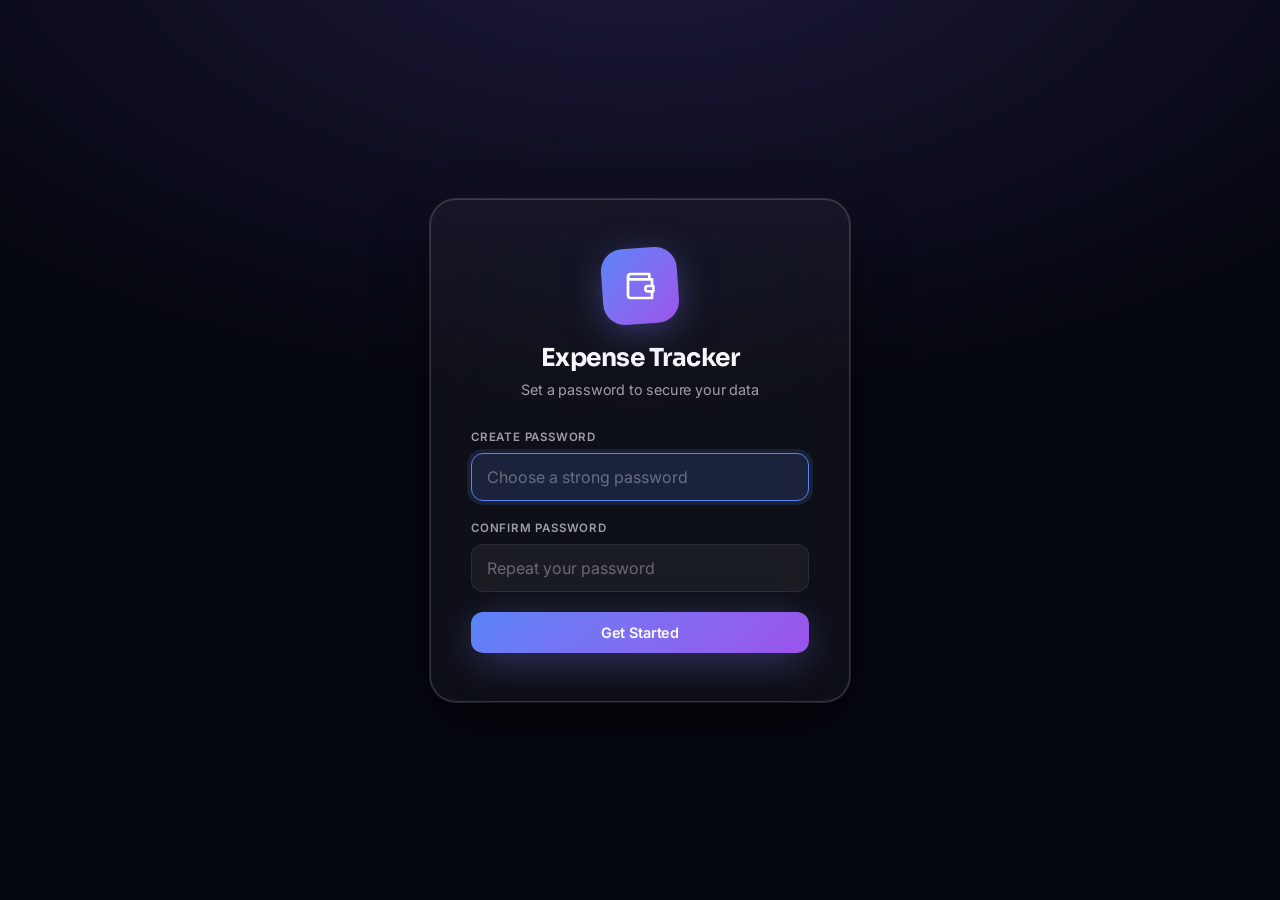
<file: expenses.html>
<!DOCTYPE html>
<html lang="en">
<head>
  <meta charset="UTF-8" />
  <meta name="viewport" content="width=device-width, initial-scale=1.0" />
  <meta name="theme-color" content="#15161f" />
  <meta name="apple-mobile-web-app-capable" content="yes" />
  <title>Expenses — Expense Tracker</title>
  <link rel="manifest" href="manifest.json" />
  <link rel="stylesheet" href="css/main.css" />
</head>
<body>

<div id="auth-overlay" style="display:none"></div>

<div id="main-content" style="display:none">

  <div class="aurora"></div>

  <nav class="top-nav">
    <div class="nav-brand">
      <span class="brand-mark"><svg class="icon" width="20" height="20" viewBox="0 0 24 24" fill="none" stroke="currentColor" stroke-width="2" stroke-linecap="round" stroke-linejoin="round"><path d="M21 12V7H5a2 2 0 0 1 0-4h14v4"/><path d="M3 5v14a2 2 0 0 0 2 2h16v-5"/><path d="M18 12a2 2 0 0 0 0 4h4v-4Z"/></svg></span>
      Expense Tracker
    </div>
    <a href="index.html" class="nav-link"><svg class="icon" viewBox="0 0 24 24" fill="none" stroke="currentColor" stroke-width="2" stroke-linecap="round" stroke-linejoin="round"><rect width="7" height="9" x="3" y="3" rx="1"/><rect width="7" height="5" x="14" y="3" rx="1"/><rect width="7" height="9" x="14" y="12" rx="1"/><rect width="7" height="5" x="3" y="16" rx="1"/></svg>Dashboard</a>
    <a href="expenses.html" class="nav-link"><svg class="icon" viewBox="0 0 24 24" fill="none" stroke="currentColor" stroke-width="2" stroke-linecap="round" stroke-linejoin="round"><path d="M4 2v20l2-1 2 1 2-1 2 1 2-1 2 1 2-1 2 1V2l-2 1-2-1-2 1-2-1-2 1-2-1-2 1Z"/><path d="M16 8h-6a2 2 0 1 0 0 4h4a2 2 0 1 1 0 4H8"/><path d="M12 17.5v-11"/></svg>Expenses</a>
    <a href="analytics.html" class="nav-link"><svg class="icon" viewBox="0 0 24 24" fill="none" stroke="currentColor" stroke-width="2" stroke-linecap="round" stroke-linejoin="round"><path d="M3 3v16a2 2 0 0 0 2 2h16"/><path d="M18 17V9"/><path d="M13 17V5"/><path d="M8 17v-3"/></svg>Analytics</a>
    <a href="settings.html" class="nav-link"><svg class="icon" viewBox="0 0 24 24" fill="none" stroke="currentColor" stroke-width="2" stroke-linecap="round" stroke-linejoin="round"><path d="M12.22 2h-.44a2 2 0 0 0-2 2v.18a2 2 0 0 1-1 1.73l-.43.25a2 2 0 0 1-2 0l-.15-.08a2 2 0 0 0-2.73.73l-.22.38a2 2 0 0 0 .73 2.73l.15.1a2 2 0 0 1 1 1.72v.51a2 2 0 0 1-1 1.74l-.15.09a2 2 0 0 0-.73 2.73l.22.38a2 2 0 0 0 2.73.73l.15-.08a2 2 0 0 1 2 0l.43.25a2 2 0 0 1 1 1.73V20a2 2 0 0 0 2 2h.44a2 2 0 0 0 2-2v-.18a2 2 0 0 1 1-1.73l.43-.25a2 2 0 0 1 2 0l.15.08a2 2 0 0 0 2.73-.73l.22-.39a2 2 0 0 0-.73-2.73l-.15-.08a2 2 0 0 1-1-1.74v-.5a2 2 0 0 1 1-1.74l.15-.09a2 2 0 0 0 .73-2.73l-.22-.38a2 2 0 0 0-2.73-.73l-.15.08a2 2 0 0 1-2 0l-.43-.25a2 2 0 0 1-1-1.73V4a2 2 0 0 0-2-2Z"/><circle cx="12" cy="12" r="3"/></svg>Settings</a>
  </nav>

  <main class="page">
    <div class="page-header" style="display:flex;align-items:center;justify-content:space-between;flex-wrap:wrap;gap:16px;">
      <div>
        <h1 class="page-title">Expenses</h1>
        <p class="page-subtitle">Track every rupee you spend</p>
      </div>
      <button class="btn btn-primary" onclick="openExpenseModal()" id="add-btn">Add Expense</button>
    </div>

    <div class="month-picker">
      <button onclick="changeMonth(-1)" id="prev-month-btn"></button>
      <div class="month-picker-label" id="month-label">June 2026</div>
      <button onclick="changeMonth(1)" id="next-month-btn"></button>
    </div>

    <div class="summary-bar">
      <div class="summary-bar-stat"><div class="summary-bar-val" id="sum-budget">₹0</div><div class="summary-bar-lbl">Budget</div></div>
      <div class="summary-bar-div"></div>
      <div class="summary-bar-stat"><div class="summary-bar-val" id="sum-spent" style="color:var(--danger)">₹0</div><div class="summary-bar-lbl">Spent</div></div>
      <div class="summary-bar-div"></div>
      <div class="summary-bar-stat"><div class="summary-bar-val" id="sum-remaining" style="color:var(--success)">₹0</div><div class="summary-bar-lbl">Remaining</div></div>
      <div class="summary-bar-div"></div>
      <div class="summary-bar-stat"><div class="summary-bar-val" id="sum-count">0</div><div class="summary-bar-lbl">Entries</div></div>
    </div>

    <div class="filters">
      <div class="search-wrap">
        <span class="search-icon" id="search-ico"></span>
        <input type="text" id="search-input" placeholder="Search expenses…" oninput="applyFilters()" />
      </div>
      <select id="cat-filter" onchange="applyFilters()" style="width:auto;padding:10px 14px;font-size:0.85rem;"><option value="">All Categories</option></select>
      <select id="pm-filter" onchange="applyFilters()" style="width:auto;padding:10px 14px;font-size:0.85rem;">
        <option value="">All Methods</option>
        <option value="upi">UPI</option>
        <option value="cash">Cash</option>
        <option value="card">Card</option>
        <option value="netbanking">Net Banking</option>
      </select>
    </div>

    <div id="tx-list"></div>
  </main>

  <button class="fab" onclick="openExpenseModal()" title="Add expense" id="fab-btn"></button>

  <nav class="bottom-nav">
    <a href="index.html" class="bottom-nav-item"><svg class="icon" viewBox="0 0 24 24" fill="none" stroke="currentColor" stroke-width="2" stroke-linecap="round" stroke-linejoin="round"><rect width="7" height="9" x="3" y="3" rx="1"/><rect width="7" height="5" x="14" y="3" rx="1"/><rect width="7" height="9" x="14" y="12" rx="1"/><rect width="7" height="5" x="3" y="16" rx="1"/></svg>Dashboard</a>
    <a href="expenses.html" class="bottom-nav-item"><svg class="icon" viewBox="0 0 24 24" fill="none" stroke="currentColor" stroke-width="2" stroke-linecap="round" stroke-linejoin="round"><path d="M4 2v20l2-1 2 1 2-1 2 1 2-1 2 1 2-1 2 1V2l-2 1-2-1-2 1-2-1-2 1-2-1-2 1Z"/><path d="M16 8h-6a2 2 0 1 0 0 4h4a2 2 0 1 1 0 4H8"/><path d="M12 17.5v-11"/></svg>Expenses</a>
    <a href="analytics.html" class="bottom-nav-item"><svg class="icon" viewBox="0 0 24 24" fill="none" stroke="currentColor" stroke-width="2" stroke-linecap="round" stroke-linejoin="round"><path d="M3 3v16a2 2 0 0 0 2 2h16"/><path d="M18 17V9"/><path d="M13 17V5"/><path d="M8 17v-3"/></svg>Analytics</a>
    <a href="settings.html" class="bottom-nav-item"><svg class="icon" viewBox="0 0 24 24" fill="none" stroke="currentColor" stroke-width="2" stroke-linecap="round" stroke-linejoin="round"><path d="M12.22 2h-.44a2 2 0 0 0-2 2v.18a2 2 0 0 1-1 1.73l-.43.25a2 2 0 0 1-2 0l-.15-.08a2 2 0 0 0-2.73.73l-.22.38a2 2 0 0 0 .73 2.73l.15.1a2 2 0 0 1 1 1.72v.51a2 2 0 0 1-1 1.74l-.15.09a2 2 0 0 0-.73 2.73l.22.38a2 2 0 0 0 2.73.73l.15-.08a2 2 0 0 1 2 0l.43.25a2 2 0 0 1 1 1.73V20a2 2 0 0 0 2 2h.44a2 2 0 0 0 2-2v-.18a2 2 0 0 1 1-1.73l.43-.25a2 2 0 0 1 2 0l.15.08a2 2 0 0 0 2.73-.73l.22-.39a2 2 0 0 0-.73-2.73l-.15-.08a2 2 0 0 1-1-1.74v-.5a2 2 0 0 1 1-1.74l.15-.09a2 2 0 0 0 .73-2.73l-.22-.38a2 2 0 0 0-2.73-.73l-.15.08a2 2 0 0 1-2 0l-.43-.25a2 2 0 0 1-1-1.73V4a2 2 0 0 0-2-2Z"/><circle cx="12" cy="12" r="3"/></svg>Settings</a>
  </nav>

</div>

<!-- Add/Edit Modal -->
<div class="modal-backdrop" id="expense-modal">
  <div class="modal">
    <div class="modal-handle"></div>
    <div class="modal-title" id="modal-title">Add Expense</div>
    <div class="form-group">
      <label>Amount</label>
      <div class="amount-input-wrap"><span class="currency-symbol">₹</span><input type="number" id="exp-amount" placeholder="0" min="1" inputmode="decimal" /></div>
    </div>
    <div class="form-group"><label>Category</label><div class="category-grid" id="cat-grid"></div></div>
    <div class="form-group"><label>Note <span style="color:var(--text-muted);font-weight:400;text-transform:none;">(optional)</span></label><input type="text" id="exp-note" placeholder="What did you spend on?" /></div>
    <div class="form-group"><label>Payment Method</label><div class="pm-tabs" id="pm-tabs"></div></div>
    <div class="form-group"><label>Date</label><input type="date" id="exp-date" /></div>
    <div style="display:flex;gap:12px;margin-top:24px;">
      <button class="btn btn-ghost" style="flex:1" onclick="closeExpenseModal()">Cancel</button>
      <button class="btn btn-primary" style="flex:2" id="exp-submit" onclick="submitExpense()">Add Expense</button>
    </div>
  </div>
</div>

<!-- Delete Confirm -->
<div class="modal-backdrop" id="delete-modal">
  <div class="modal" style="max-width:380px;">
    <div class="modal-handle"></div>
    <div class="modal-title">Delete Expense?</div>
    <p style="color:var(--text-secondary);font-size:0.9rem;margin-bottom:24px;">This action cannot be undone.</p>
    <div style="display:flex;gap:12px;">
      <button class="btn btn-ghost" style="flex:1" onclick="closeDeleteModal()">Cancel</button>
      <button class="btn btn-danger" style="flex:1" id="delete-confirm-btn">Delete</button>
    </div>
  </div>
</div>

<div class="toast-container"></div>

<script src="js/icons.js"></script>
<script src="js/sync.js"></script>
<script src="js/app.js"></script>
<script src="js/auth.js"></script>
<script src="js/storage.js"></script>
<script src="js/expenses.js"></script>
<script>
  if ('serviceWorker' in navigator) { navigator.serviceWorker.register('./sw.js').catch(() => {}); }
</script>
</body>
</html>
</file>
<file: css/main.css>
/* Hallmark · macrostructure: Workbench · genre: atmospheric · design-system: design.md · designed-as-app
 * pre-emit critique: P5 H5 E5 S4 R5 V4
 * tone: dark premium financial workbench · anchor hue: indigo→violet
 */
@import url('https://fonts.googleapis.com/css2?family=Inter:wght@400;500;600;700;800;900&family=Sora:wght@600;700;800&display=swap');

:root {
  /* ── Paper (background) ── */
  --color-paper:    oklch(15% 0.022 268);
  --color-paper-2:  oklch(18% 0.028 268);
  --bg-primary:     oklch(13% 0.02 268);
  --bg-secondary:   oklch(16% 0.024 268);

  /* ── Glass surfaces ── */
  --bg-card:        oklch(100% 0 0 / 0.045);
  --bg-card-2:      oklch(100% 0 0 / 0.07);
  --bg-card-hover:  oklch(100% 0 0 / 0.085);
  --glass-top:      oklch(100% 0 0 / 0.10);

  /* ── Ink (text) ── */
  --text-primary:   oklch(98% 0.004 268);
  --text-secondary: oklch(98% 0.004 268 / 0.62);
  --text-muted:     oklch(98% 0.004 268 / 0.36);

  /* ── Accent ── */
  --accent-blue:    oklch(64% 0.17 268);
  --accent-violet:  oklch(62% 0.21 305);
  --accent-soft:    oklch(64% 0.17 268 / 0.16);
  --accent-gradient: linear-gradient(135deg, oklch(64% 0.18 266), oklch(60% 0.22 302));
  --accent-ink:     oklch(99% 0.005 268);

  /* ── Borders ── */
  --border:         oklch(100% 0 0 / 0.08);
  --border-strong:  oklch(100% 0 0 / 0.16);

  /* ── Semantic ── */
  --success:        oklch(76% 0.15 162);
  --danger:         oklch(66% 0.2 18);
  --warning:        oklch(78% 0.15 70);

  /* ── Radius ── */
  --radius-sm: 12px;
  --radius-md: 18px;
  --radius-lg: 26px;
  --radius-pill: 999px;

  /* ── Shadow ── */
  --shadow-card: 0 1px 0 0 var(--glass-top) inset, 0 12px 32px -12px oklch(0% 0 0 / 0.6);
  --shadow-pop:  0 24px 64px -16px oklch(0% 0 0 / 0.7), 0 0 0 1px var(--border-strong);
  --shadow-glow: 0 8px 40px -6px oklch(64% 0.18 280 / 0.5);

  /* ── Motion ── */
  --ease-out: cubic-bezier(0.16, 1, 0.3, 1);
  --ease-in-out: cubic-bezier(0.65, 0, 0.35, 1);
  --transition: all 0.28s var(--ease-out);

  /* ── Type ── */
  --font-display: 'Sora', 'Inter', sans-serif;
  --font-body: 'Inter', -apple-system, BlinkMacSystemFont, sans-serif;

  --nav-height: 68px;
  --bottom-nav-height: 74px;
}

*, *::before, *::after { box-sizing: border-box; margin: 0; padding: 0; }
html, body { overflow-x: clip; }
html { scroll-behavior: smooth; }

body {
  font-family: var(--font-body);
  background: var(--bg-primary);
  color: var(--text-primary);
  min-height: 100vh;
  -webkit-font-smoothing: antialiased;
  -moz-osx-font-smoothing: grayscale;
  letter-spacing: -0.011em;
}

/* ── Aurora background ── */
.aurora {
  position: fixed;
  inset: 0;
  z-index: 0;
  pointer-events: none;
  overflow: clip;
}
.aurora::before, .aurora::after {
  content: '';
  position: absolute;
  width: 60vw;
  height: 60vw;
  max-width: 760px;
  max-height: 760px;
  border-radius: 50%;
  filter: blur(110px);
  opacity: 0.5;
}
.aurora::before {
  top: -22%;
  left: -12%;
  background: radial-gradient(circle, oklch(60% 0.2 282 / 0.55), transparent 70%);
}
.aurora::after {
  bottom: -28%;
  right: -14%;
  background: radial-gradient(circle, oklch(62% 0.17 230 / 0.42), transparent 70%);
}

#particles-js {
  position: fixed;
  inset: 0;
  z-index: 1;
  pointer-events: none;
  opacity: 0.5;
}

/* ── Icons ── */
.icon { display: inline-block; vertical-align: middle; flex-shrink: 0; }

.cat-chip {
  display: inline-grid;
  place-items: center;
  width: 42px;
  height: 42px;
  border-radius: 13px;
  color: var(--chip, var(--accent-blue));
  background: color-mix(in oklch, var(--chip, var(--accent-blue)) 18%, transparent);
  box-shadow: 0 0 0 1px color-mix(in oklch, var(--chip, var(--accent-blue)) 22%, transparent) inset;
  flex-shrink: 0;
}

/* ─── Auth Overlay ─── */
#auth-overlay {
  position: fixed;
  inset: 0;
  background:
    radial-gradient(120% 90% at 50% -10%, oklch(30% 0.09 285 / 0.6), transparent 60%),
    var(--bg-primary);
  z-index: 9999;
  display: flex;
  align-items: center;
  justify-content: center;
  padding: 24px;
}

.auth-card {
  width: 100%;
  max-width: 420px;
  background: oklch(100% 0 0 / 0.04);
  border: 1px solid var(--border-strong);
  border-radius: var(--radius-lg);
  backdrop-filter: blur(40px);
  padding: 48px 40px;
  box-shadow: var(--shadow-pop);
  animation: fadeUp 0.6s var(--ease-out);
}

.auth-logo { text-align: center; margin-bottom: 32px; }

.auth-logo .logo-ring {
  width: 76px;
  height: 76px;
  background: var(--accent-gradient);
  border-radius: 22px;
  display: inline-flex;
  align-items: center;
  justify-content: center;
  color: #fff;
  margin-bottom: 18px;
  box-shadow: var(--shadow-glow);
  transform: rotate(-4deg);
}
.auth-logo .logo-ring .icon { transform: rotate(4deg); }

.auth-logo h1 {
  font-family: var(--font-display);
  font-size: 1.55rem;
  font-weight: 700;
  letter-spacing: -0.02em;
}

.auth-logo p { color: var(--text-secondary); font-size: 0.9rem; margin-top: 8px; }

.auth-error {
  background: color-mix(in oklch, var(--danger) 14%, transparent);
  border: 1px solid color-mix(in oklch, var(--danger) 35%, transparent);
  border-radius: var(--radius-sm);
  padding: 10px 14px;
  font-size: 0.85rem;
  color: var(--danger);
  margin-bottom: 16px;
  display: none;
}

/* ─── Main ─── */
#main-content { position: relative; z-index: 2; }

/* ─── Top Navigation ─── */
.top-nav {
  position: sticky;
  top: 0;
  z-index: 100;
  height: var(--nav-height);
  background: color-mix(in oklch, var(--bg-primary) 78%, transparent);
  backdrop-filter: blur(24px) saturate(140%);
  border-bottom: 1px solid var(--border);
  display: flex;
  align-items: center;
  padding: 0 28px;
  gap: 6px;
}

.nav-brand {
  font-family: var(--font-display);
  font-size: 1.05rem;
  font-weight: 700;
  letter-spacing: -0.02em;
  margin-right: auto;
  display: flex;
  align-items: center;
  gap: 11px;
  color: var(--text-primary);
}

.nav-brand .brand-mark {
  width: 34px;
  height: 34px;
  border-radius: 11px;
  background: var(--accent-gradient);
  display: inline-flex;
  align-items: center;
  justify-content: center;
  color: #fff;
  box-shadow: var(--shadow-glow);
}

.nav-link {
  display: flex;
  align-items: center;
  gap: 8px;
  padding: 9px 15px;
  border-radius: 11px;
  color: var(--text-secondary);
  text-decoration: none;
  font-size: 0.875rem;
  font-weight: 500;
  transition: var(--transition);
}
.nav-link .icon { width: 18px; height: 18px; opacity: 0.85; }
.nav-link:hover { color: var(--text-primary); background: var(--bg-card); }
.nav-link.active {
  color: var(--text-primary);
  background: var(--accent-soft);
  box-shadow: 0 0 0 1px color-mix(in oklch, var(--accent-blue) 30%, transparent) inset;
}
.nav-link.active .icon { opacity: 1; color: var(--accent-blue); }

/* ─── Bottom Navigation (mobile) ─── */
.bottom-nav {
  display: none;
  position: fixed;
  bottom: 0; left: 0; right: 0;
  z-index: 100;
  height: var(--bottom-nav-height);
  padding-bottom: env(safe-area-inset-bottom);
  background: color-mix(in oklch, var(--bg-primary) 88%, transparent);
  backdrop-filter: blur(28px) saturate(140%);
  border-top: 1px solid var(--border);
  padding-inline: 8px;
  align-items: center;
  justify-content: space-around;
}

.bottom-nav-item {
  display: flex;
  flex-direction: column;
  align-items: center;
  gap: 5px;
  padding: 8px 14px;
  border-radius: var(--radius-sm);
  color: var(--text-muted);
  text-decoration: none;
  font-size: 0.68rem;
  font-weight: 600;
  transition: var(--transition);
  min-width: 58px;
}
.bottom-nav-item .icon { width: 22px; height: 22px; }
.bottom-nav-item.active { color: var(--accent-blue); }
.bottom-nav-item.active .icon { filter: drop-shadow(0 0 8px color-mix(in oklch, var(--accent-blue) 70%, transparent)); }

/* ─── Page Layout ─── */
.page {
  position: relative;
  z-index: 2;
  min-height: calc(100vh - var(--nav-height));
  padding: 36px;
  max-width: 1180px;
  margin: 0 auto;
}

.page-header { margin-bottom: 30px; }
.page-title { font-family: var(--font-display); font-size: 1.85rem; font-weight: 800; letter-spacing: -0.03em; }
.page-subtitle { color: var(--text-secondary); font-size: 0.92rem; margin-top: 7px; }

/* ─── Glass Card ─── */
.card {
  background: var(--bg-card);
  border: 1px solid var(--border);
  border-radius: var(--radius-md);
  backdrop-filter: blur(18px);
  box-shadow: var(--shadow-card);
  padding: 24px;
  transition: var(--transition);
}
.card:hover { border-color: var(--border-strong); }
.card-title {
  font-size: 0.72rem;
  font-weight: 700;
  color: var(--text-secondary);
  text-transform: uppercase;
  letter-spacing: 0.1em;
  margin-bottom: 10px;
}

.grid-3 { display: grid; grid-template-columns: repeat(3, minmax(0, 1fr)); gap: 18px; }
.grid-2 { display: grid; grid-template-columns: repeat(2, minmax(0, 1fr)); gap: 18px; }

/* ─── Stat Card ─── */
.stat-card {
  position: relative;
  background: var(--bg-card);
  border: 1px solid var(--border);
  border-radius: var(--radius-md);
  padding: 22px;
  backdrop-filter: blur(18px);
  box-shadow: var(--shadow-card);
  transition: var(--transition);
  overflow: hidden;
}
.stat-card::after {
  content: '';
  position: absolute;
  inset: 0 0 auto 0;
  height: 1px;
  background: linear-gradient(90deg, transparent, var(--glass-top), transparent);
}
.stat-card:hover { border-color: var(--border-strong); transform: translateY(-3px); }
.stat-head { display: flex; align-items: center; gap: 9px; margin-bottom: 14px; }
.stat-ico {
  width: 32px; height: 32px; border-radius: 9px;
  display: inline-grid; place-items: center;
  background: var(--accent-soft); color: var(--accent-blue);
}
.stat-label { font-size: 0.72rem; font-weight: 600; color: var(--text-secondary); text-transform: uppercase; letter-spacing: 0.08em; white-space: nowrap; }
.stat-value { font-family: var(--font-display); font-size: 1.7rem; font-weight: 800; letter-spacing: -0.03em; }
.stat-sub { font-size: 0.8rem; color: var(--text-muted); margin-top: 5px; }

/* ─── Buttons ─── */
.btn {
  display: inline-flex;
  align-items: center;
  justify-content: center;
  gap: 8px;
  padding: 12px 22px;
  border-radius: var(--radius-sm);
  font-family: inherit;
  font-size: 0.9rem;
  font-weight: 600;
  cursor: pointer;
  border: none;
  transition: var(--transition);
  outline: none;
  white-space: nowrap;
  letter-spacing: -0.01em;
}
.btn .icon { width: 18px; height: 18px; }

.btn-primary {
  background: var(--accent-gradient);
  color: var(--accent-ink);
  box-shadow: var(--shadow-glow);
}
.btn-primary:hover { transform: translateY(-2px); box-shadow: 0 14px 44px -8px oklch(64% 0.2 285 / 0.6); }
.btn-primary:active { transform: translateY(0) scale(0.99); }

.btn-ghost { background: var(--bg-card); color: var(--text-secondary); border: 1px solid var(--border); }
.btn-ghost:hover { background: var(--bg-card-hover); color: var(--text-primary); border-color: var(--border-strong); }

.btn-danger {
  background: color-mix(in oklch, var(--danger) 12%, transparent);
  color: var(--danger);
  border: 1px solid color-mix(in oklch, var(--danger) 32%, transparent);
}
.btn-danger:hover { background: color-mix(in oklch, var(--danger) 20%, transparent); }

.btn-sm { padding: 8px 14px; font-size: 0.8rem; }
.btn-sm .icon { width: 16px; height: 16px; }
.btn-full { width: 100%; }
.btn-loading { opacity: 0.65; pointer-events: none; }
.btn-icon { padding: 9px; }

:focus-visible { outline: 2px solid var(--accent-blue); outline-offset: 2px; }

/* ─── FAB ─── */
.fab {
  position: fixed;
  bottom: calc(var(--bottom-nav-height) + 20px);
  right: 22px;
  width: 58px;
  height: 58px;
  border-radius: 19px;
  background: var(--accent-gradient);
  color: #fff;
  border: none;
  cursor: pointer;
  display: none;
  align-items: center;
  justify-content: center;
  box-shadow: var(--shadow-glow);
  transition: var(--transition);
  z-index: 50;
}
.fab .icon { width: 26px; height: 26px; }
.fab:hover { transform: scale(1.08) rotate(90deg); }
.fab:active { transform: scale(0.96); }

/* ─── Modal ─── */
.modal-backdrop {
  position: fixed;
  inset: 0;
  background: oklch(0% 0 0 / 0.6);
  backdrop-filter: blur(10px);
  z-index: 200;
  display: flex;
  align-items: flex-end;
  justify-content: center;
  opacity: 0;
  pointer-events: none;
  transition: opacity 0.3s ease;
}
.modal-backdrop.open { opacity: 1; pointer-events: all; }

.modal {
  width: 100%;
  max-width: 540px;
  background: oklch(19% 0.026 268);
  border: 1px solid var(--border-strong);
  border-radius: var(--radius-lg) var(--radius-lg) 0 0;
  padding: 30px;
  transform: translateY(100%);
  transition: transform 0.42s var(--ease-out);
  max-height: 92vh;
  overflow-y: auto;
}
.modal-backdrop.open .modal { transform: translateY(0); }

.modal-handle { width: 42px; height: 4px; background: var(--border-strong); border-radius: 4px; margin: 0 auto 26px; }
.modal-title { font-family: var(--font-display); font-size: 1.2rem; font-weight: 700; margin-bottom: 24px; letter-spacing: -0.02em; }

@media (min-width: 600px) {
  .modal-backdrop { align-items: center; padding: 24px; }
  .modal { border-radius: var(--radius-lg); max-width: 480px; transform: scale(0.96); opacity: 0; transition: transform 0.32s var(--ease-out), opacity 0.32s ease; }
  .modal-backdrop.open .modal { transform: scale(1); opacity: 1; }
}

/* ─── Forms ─── */
.form-group { margin-bottom: 20px; }

label {
  display: block;
  font-size: 0.72rem;
  font-weight: 600;
  color: var(--text-secondary);
  text-transform: uppercase;
  letter-spacing: 0.07em;
  margin-bottom: 9px;
}

input[type="text"], input[type="number"], input[type="password"],
input[type="date"], select, textarea {
  width: 100%;
  background: oklch(100% 0 0 / 0.05);
  border: 1px solid var(--border);
  border-radius: var(--radius-sm);
  padding: 13px 15px;
  color: var(--text-primary);
  font-family: inherit;
  font-size: 1rem;
  outline: none;
  transition: var(--transition);
  appearance: none;
}
input:focus, select:focus, textarea:focus {
  border-color: var(--accent-blue);
  background: var(--accent-soft);
  box-shadow: 0 0 0 4px color-mix(in oklch, var(--accent-blue) 14%, transparent);
}
input[type="number"] { -moz-appearance: textfield; }
input[type="number"]::-webkit-outer-spin-button, input[type="number"]::-webkit-inner-spin-button { -webkit-appearance: none; }
input::placeholder { color: var(--text-muted); }
select option { background: oklch(19% 0.026 268); color: var(--text-primary); }
input[type="date"]::-webkit-calendar-picker-indicator { filter: invert(0.7); cursor: pointer; }

.amount-input-wrap { position: relative; }
.amount-input-wrap .currency-symbol {
  position: absolute; left: 16px; top: 50%; transform: translateY(-50%);
  font-size: 1.3rem; font-weight: 700; color: var(--text-secondary); pointer-events: none;
}
.amount-input-wrap input { padding-left: 36px; font-size: 1.6rem; font-weight: 800; font-family: var(--font-display); letter-spacing: -0.02em; }

/* ─── Category Grid ─── */
.category-grid { display: grid; grid-template-columns: repeat(3, minmax(0, 1fr)); gap: 10px; }

.cat-btn {
  display: flex;
  flex-direction: column;
  align-items: center;
  gap: 8px;
  padding: 15px 8px;
  background: var(--bg-card);
  border: 1.5px solid var(--border);
  border-radius: var(--radius-sm);
  cursor: pointer;
  transition: var(--transition);
  font-family: inherit;
  color: var(--text-secondary);
  font-size: 0.74rem;
  font-weight: 600;
}
.cat-btn .cat-ico { width: 34px; height: 34px; border-radius: 11px; display: grid; place-items: center; transition: var(--transition); }
.cat-btn:hover { border-color: var(--border-strong); color: var(--text-primary); transform: translateY(-2px); }
.cat-btn.selected { color: var(--text-primary); }

/* ─── Payment Tabs ─── */
.pm-tabs { display: flex; gap: 8px; flex-wrap: wrap; }
.pm-tab {
  flex: 1; min-width: 78px;
  display: flex; flex-direction: column; align-items: center; gap: 6px;
  padding: 12px 8px;
  background: var(--bg-card);
  border: 1.5px solid var(--border);
  border-radius: var(--radius-sm);
  cursor: pointer;
  transition: var(--transition);
  font-family: inherit;
  color: var(--text-secondary);
  font-size: 0.74rem;
  font-weight: 600;
}
.pm-tab .icon { width: 22px; height: 22px; }
.pm-tab:hover { border-color: var(--border-strong); color: var(--text-primary); }
.pm-tab.selected { color: #fff; border-color: var(--accent-blue); background: var(--accent-soft); }

/* ─── Transaction List ─── */
.tx-date-group { margin-bottom: 22px; }
.tx-date-label {
  font-size: 0.72rem; font-weight: 700; color: var(--text-muted);
  text-transform: uppercase; letter-spacing: 0.08em; margin-bottom: 11px; padding-left: 4px;
}

.tx-item {
  display: flex; align-items: center; gap: 14px;
  padding: 14px 16px;
  background: var(--bg-card);
  border: 1px solid var(--border);
  border-radius: var(--radius-sm);
  margin-bottom: 8px;
  transition: var(--transition);
  cursor: pointer;
}
.tx-item:hover { border-color: var(--border-strong); background: var(--bg-card-hover); transform: translateX(2px); }
.tx-info { flex: 1; min-width: 0; }
.tx-note { font-size: 0.92rem; font-weight: 600; white-space: nowrap; overflow: hidden; text-overflow: ellipsis; }
.tx-meta { font-size: 0.75rem; color: var(--text-secondary); margin-top: 3px; display: flex; align-items: center; gap: 8px; }
.tx-amount { font-family: var(--font-display); font-size: 1rem; font-weight: 700; white-space: nowrap; color: var(--text-primary); }

.pm-pill {
  display: inline-flex; align-items: center; gap: 5px;
  padding: 2px 9px;
  background: var(--bg-card-2);
  border: 1px solid var(--border);
  border-radius: var(--radius-pill);
  font-size: 0.7rem; font-weight: 500; color: var(--text-muted);
}
.pm-pill .icon { width: 12px; height: 12px; }

.tx-actions { display: flex; gap: 6px; opacity: 0; transition: var(--transition); }
.tx-item:hover .tx-actions { opacity: 1; }
.tx-action-btn {
  width: 32px; height: 32px; border-radius: 9px;
  border: 1px solid var(--border); background: var(--bg-card);
  color: var(--text-secondary); cursor: pointer;
  display: grid; place-items: center; transition: var(--transition);
}
.tx-action-btn .icon { width: 15px; height: 15px; }
.tx-action-btn.edit:hover { border-color: var(--accent-blue); color: var(--accent-blue); }
.tx-action-btn.delete:hover { border-color: var(--danger); color: var(--danger); }

/* ─── Category Bars ─── */
.cat-bar-item { display: flex; align-items: center; gap: 12px; margin-bottom: 15px; }
.cat-bar-info { flex: 1; min-width: 0; }
.cat-bar-label { font-size: 0.85rem; font-weight: 600; display: flex; justify-content: space-between; margin-bottom: 7px; gap: 8px; }
.cat-bar-track { height: 7px; background: oklch(100% 0 0 / 0.07); border-radius: var(--radius-pill); overflow: hidden; }
.cat-bar-fill { height: 100%; border-radius: var(--radius-pill); transition: width 0.9s var(--ease-out); }

/* ─── Filters ─── */
.filters { display: flex; gap: 10px; flex-wrap: wrap; margin-bottom: 22px; }
.search-wrap { position: relative; flex: 1; min-width: 200px; }
.search-wrap .search-icon { position: absolute; left: 13px; top: 50%; transform: translateY(-50%); color: var(--text-muted); pointer-events: none; display: grid; }
.search-wrap .search-icon .icon { width: 17px; height: 17px; }
.search-wrap input { padding-left: 40px; padding-top: 11px; padding-bottom: 11px; font-size: 0.875rem; }

/* ─── Summary Bar ─── */
.summary-bar {
  display: flex; align-items: center; justify-content: space-between;
  background: var(--bg-card); border: 1px solid var(--border);
  border-radius: var(--radius-md); padding: 16px 22px; margin-bottom: 20px;
  box-shadow: var(--shadow-card);
}
.summary-bar-stat { text-align: center; }
.summary-bar-val { font-family: var(--font-display); font-size: 1.15rem; font-weight: 700; }
.summary-bar-lbl { font-size: 0.7rem; color: var(--text-muted); text-transform: uppercase; letter-spacing: 0.06em; margin-top: 3px; }
.summary-bar-div { width: 1px; background: var(--border); height: 38px; }

/* ─── Month Picker ─── */
.month-picker { display: flex; align-items: center; gap: 12px; margin-bottom: 24px; }
.month-picker button {
  width: 38px; height: 38px; border-radius: 11px;
  border: 1px solid var(--border); background: var(--bg-card);
  color: var(--text-primary); cursor: pointer;
  display: grid; place-items: center; transition: var(--transition);
}
.month-picker button .icon { width: 18px; height: 18px; }
.month-picker button:hover { border-color: var(--accent-blue); color: var(--accent-blue); }
.month-picker-label { font-family: var(--font-display); font-size: 1.05rem; font-weight: 700; flex: 1; text-align: center; letter-spacing: -0.02em; }

/* ─── Donut Ring ─── */
.donut-wrap { position: relative; width: 210px; height: 210px; margin: 0 auto; }
.donut-svg { display: block; width: 100%; height: 100%; transform: rotate(-90deg); filter: drop-shadow(0 6px 20px oklch(64% 0.18 285 / 0.35)); }
.donut-track { fill: none; stroke: oklch(100% 0 0 / 0.1); stroke-width: 13; }
.donut-fill {
  fill: none; stroke-width: 13; stroke-linecap: round;
  stroke: url(#donutGradient);
  stroke-dasharray: 502; stroke-dashoffset: 502;
  transition: stroke-dashoffset 1.3s var(--ease-out);
}
.donut-fill.danger { stroke: var(--danger); }
.donut-center { position: absolute; inset: 0; display: flex; flex-direction: column; align-items: center; justify-content: center; text-align: center; }
.donut-remaining { font-family: var(--font-display); font-size: 1.7rem; font-weight: 800; letter-spacing: -0.03em; }
.donut-label { font-size: 0.7rem; color: var(--text-muted); text-transform: uppercase; letter-spacing: 0.1em; margin-top: 3px; }

/* ─── Insights ─── */
.insight-item { display: flex; align-items: center; justify-content: space-between; gap: 12px; padding: 15px 0; border-bottom: 1px solid var(--border); }
.insight-item:last-child { border-bottom: none; }
.insight-label { font-size: 0.85rem; color: var(--text-secondary); display: flex; align-items: center; gap: 9px; }
.insight-label .ico { width: 28px; height: 28px; border-radius: 8px; display: grid; place-items: center; background: var(--accent-soft); color: var(--accent-blue); }
.insight-value { font-size: 0.92rem; font-weight: 700; text-align: right; }

/* ─── Section Header ─── */
.section-header { display: flex; align-items: center; justify-content: space-between; margin-bottom: 16px; gap: 12px; }
.section-title { font-family: var(--font-display); font-size: 1.05rem; font-weight: 700; letter-spacing: -0.02em; }
.section-action {
  font-size: 0.8rem; color: var(--accent-blue); text-decoration: none; font-weight: 600;
  cursor: pointer; background: none; border: none; font-family: inherit;
  display: inline-flex; align-items: center; gap: 5px;
}
.section-action .icon { width: 15px; height: 15px; }
.section-action:hover { gap: 8px; }

/* ─── Empty State ─── */
.empty-state { text-align: center; padding: 54px 24px; color: var(--text-muted); }
.empty-state .empty-icon { width: 56px; height: 56px; border-radius: 16px; margin: 0 auto 16px; display: grid; place-items: center; background: var(--bg-card); border: 1px solid var(--border); color: var(--text-secondary); }
.empty-state .empty-icon .icon { width: 26px; height: 26px; }
.empty-state h3 { font-size: 1rem; font-weight: 600; color: var(--text-secondary); margin-bottom: 6px; }
.empty-state p { font-size: 0.85rem; }

/* ─── Toast ─── */
.toast-container { position: fixed; bottom: calc(var(--bottom-nav-height) + 18px); left: 50%; transform: translateX(-50%); z-index: 500; display: flex; flex-direction: column; gap: 8px; pointer-events: none; }
.toast {
  display: flex; align-items: center; gap: 9px;
  padding: 12px 20px; border-radius: var(--radius-pill);
  font-size: 0.875rem; font-weight: 600; white-space: nowrap;
  box-shadow: 0 12px 36px -8px oklch(0% 0 0 / 0.6);
  animation: toastIn 0.34s var(--ease-out), toastOut 0.3s ease 2.5s forwards;
  pointer-events: all;
}
.toast .icon { width: 17px; height: 17px; }
.toast.success { background: var(--success); color: oklch(20% 0.05 162); }
.toast.error { background: var(--danger); color: #fff; }
.toast.info { background: var(--accent-blue); color: #fff; }

/* ─── Compare Table ─── */
.compare-table { width: 100%; border-collapse: collapse; font-size: 0.875rem; }
.compare-table th { text-align: right; padding: 10px 12px; font-size: 0.72rem; font-weight: 600; color: var(--text-muted); text-transform: uppercase; letter-spacing: 0.05em; border-bottom: 1px solid var(--border); }
.compare-table th:first-child { text-align: left; }
.compare-table td { padding: 12px; border-bottom: 1px solid var(--border); text-align: right; font-weight: 500; white-space: nowrap; }
.compare-table td:first-child { text-align: left; }
.compare-table tr:last-child td { border-bottom: none; }
.compare-table tr:hover td { background: var(--bg-card); }
.compare-cat { display: inline-flex; align-items: center; gap: 8px; }
.compare-dot { width: 9px; height: 9px; border-radius: 50%; flex-shrink: 0; }

/* ─── Settings ─── */
.setting-section { margin-bottom: 30px; }
.setting-section-title { font-size: 0.72rem; font-weight: 700; color: var(--text-muted); text-transform: uppercase; letter-spacing: 0.1em; margin-bottom: 13px; }
.setting-item { display: flex; align-items: center; justify-content: space-between; padding: 16px 18px; background: var(--bg-card); border: 1px solid var(--border); border-radius: var(--radius-sm); margin-bottom: 8px; gap: 16px; transition: var(--transition); }
.setting-item:hover { border-color: var(--border-strong); }
.setting-item-info { display: flex; align-items: center; gap: 13px; }
.setting-item-ico { width: 38px; height: 38px; border-radius: 11px; display: grid; place-items: center; background: var(--accent-soft); color: var(--accent-blue); flex-shrink: 0; }
.setting-item-ico.danger { background: color-mix(in oklch, var(--danger) 14%, transparent); color: var(--danger); }
.setting-item-label { font-size: 0.9rem; font-weight: 600; }
.setting-item-desc { font-size: 0.8rem; color: var(--text-secondary); margin-top: 2px; }

.cat-manage-item { display: flex; align-items: center; gap: 13px; padding: 12px 16px; background: var(--bg-card); border: 1px solid var(--border); border-radius: var(--radius-sm); margin-bottom: 8px; transition: var(--transition); }
.cat-manage-item:hover { border-color: var(--border-strong); }
.cat-manage-label { flex: 1; font-weight: 600; font-size: 0.9rem; }

.budget-list-item { display: flex; align-items: center; justify-content: space-between; padding: 14px 16px; background: var(--bg-card); border: 1px solid var(--border); border-radius: var(--radius-sm); margin-bottom: 8px; }
.budget-list-month { font-size: 0.9rem; font-weight: 600; }
.budget-list-amount { font-family: var(--font-display); font-size: 1rem; font-weight: 700; color: var(--accent-blue); }

/* ─── Icon Picker ─── */
.icon-grid { display: grid; grid-template-columns: repeat(6, 1fr); gap: 8px; }
.icon-choice {
  aspect-ratio: 1; display: grid; place-items: center;
  background: var(--bg-card); border: 1.5px solid var(--border);
  border-radius: 11px; cursor: pointer; color: var(--text-secondary); transition: var(--transition);
}
.icon-choice:hover { border-color: var(--border-strong); color: var(--text-primary); }
.icon-choice.selected { border-color: var(--accent-blue); color: var(--accent-blue); background: var(--accent-soft); }

/* ─── Color Picker ─── */
.color-options { display: flex; gap: 10px; flex-wrap: wrap; margin-top: 8px; }
.color-swatch { width: 30px; height: 30px; border-radius: 50%; cursor: pointer; border: 3px solid transparent; transition: var(--transition); }
.color-swatch.selected { border-color: #fff; transform: scale(1.18); }

/* ─── Budget progress ─── */
.budget-track { height: 9px; background: oklch(100% 0 0 / 0.07); border-radius: var(--radius-pill); overflow: hidden; }
.budget-fill { height: 100%; border-radius: var(--radius-pill); background: var(--accent-gradient); transition: width 1.1s var(--ease-out); }
.budget-fill.warning { background: linear-gradient(135deg, var(--warning), oklch(70% 0.18 45)); }
.budget-fill.danger { background: linear-gradient(135deg, var(--danger), oklch(58% 0.2 12)); }

/* ─── Overspent banner ─── */
.overspent-banner {
  display: flex; align-items: center; gap: 9px;
  background: color-mix(in oklch, var(--danger) 12%, transparent);
  border: 1px solid color-mix(in oklch, var(--danger) 32%, transparent);
  border-radius: var(--radius-sm); padding: 12px 16px;
  font-size: 0.875rem; color: var(--danger); font-weight: 600;
}
.overspent-banner .icon { width: 18px; height: 18px; }

/* ─── Animations ─── */
@keyframes fadeUp { from { opacity: 0; transform: translateY(22px); } to { opacity: 1; transform: translateY(0); } }
@keyframes toastIn { from { opacity: 0; transform: translateY(12px) scale(0.96); } to { opacity: 1; transform: translateY(0) scale(1); } }
@keyframes toastOut { to { opacity: 0; transform: translateY(8px); } }

.animate-fade-up { animation: fadeUp 0.55s var(--ease-out) both; }
.animate-fade-up:nth-child(1) { animation-delay: 0.04s; }
.animate-fade-up:nth-child(2) { animation-delay: 0.09s; }
.animate-fade-up:nth-child(3) { animation-delay: 0.14s; }
.animate-fade-up:nth-child(4) { animation-delay: 0.19s; }
.animate-fade-up:nth-child(5) { animation-delay: 0.24s; }

/* ─── Scrollbar ─── */
::-webkit-scrollbar { width: 7px; }
::-webkit-scrollbar-track { background: transparent; }
::-webkit-scrollbar-thumb { background: var(--border-strong); border-radius: 7px; }
::-webkit-scrollbar-thumb:hover { background: oklch(100% 0 0 / 0.3); }

/* ─── Hero ─── */
.hero { display: flex; align-items: center; gap: 44px; margin-bottom: 32px; flex-wrap: wrap; }
.hero-info { flex: 1; min-width: 240px; }
.hero-month { font-size: 0.72rem; font-weight: 700; color: var(--text-muted); text-transform: uppercase; letter-spacing: 0.1em; margin-bottom: 8px; }
.hero-remaining { font-family: var(--font-display); font-size: clamp(2.4rem, 6vw, 3.8rem); font-weight: 900; letter-spacing: -0.04em; line-height: 1; overflow-wrap: anywhere; }
.hero-sub { color: var(--text-secondary); font-size: 0.92rem; margin-top: 10px; }

/* ─── Responsive ─── */
@media (max-width: 768px) {
  .top-nav { display: none; }
  .bottom-nav { display: flex; }
  .fab { display: flex; }
  .page { padding: 22px 16px calc(var(--bottom-nav-height) + 86px); min-height: 100vh; }
  .grid-3 { grid-template-columns: repeat(2, minmax(0, 1fr)); }
  .grid-2 { grid-template-columns: 1fr; }
  .hero { gap: 26px; }
  .donut-wrap { width: 168px; height: 168px; }
  .donut-remaining { font-size: 1.35rem; }
  .modal { padding: 24px 20px; }
  .tx-actions { opacity: 1; }
  .summary-bar { padding: 14px; gap: 4px; }
  .summary-bar-val { font-size: 1rem; }
}
@media (max-width: 420px) {
  .grid-3 { grid-template-columns: 1fr 1fr; }
  .icon-grid { grid-template-columns: repeat(5, 1fr); }
}

/* ─── Reduced motion ─── */
@media (prefers-reduced-motion: reduce) {
  *, *::before, *::after { animation-duration: 0.01ms !important; transition-duration: 0.01ms !important; }
  .donut-fill { transition: none; }
}
</file>
